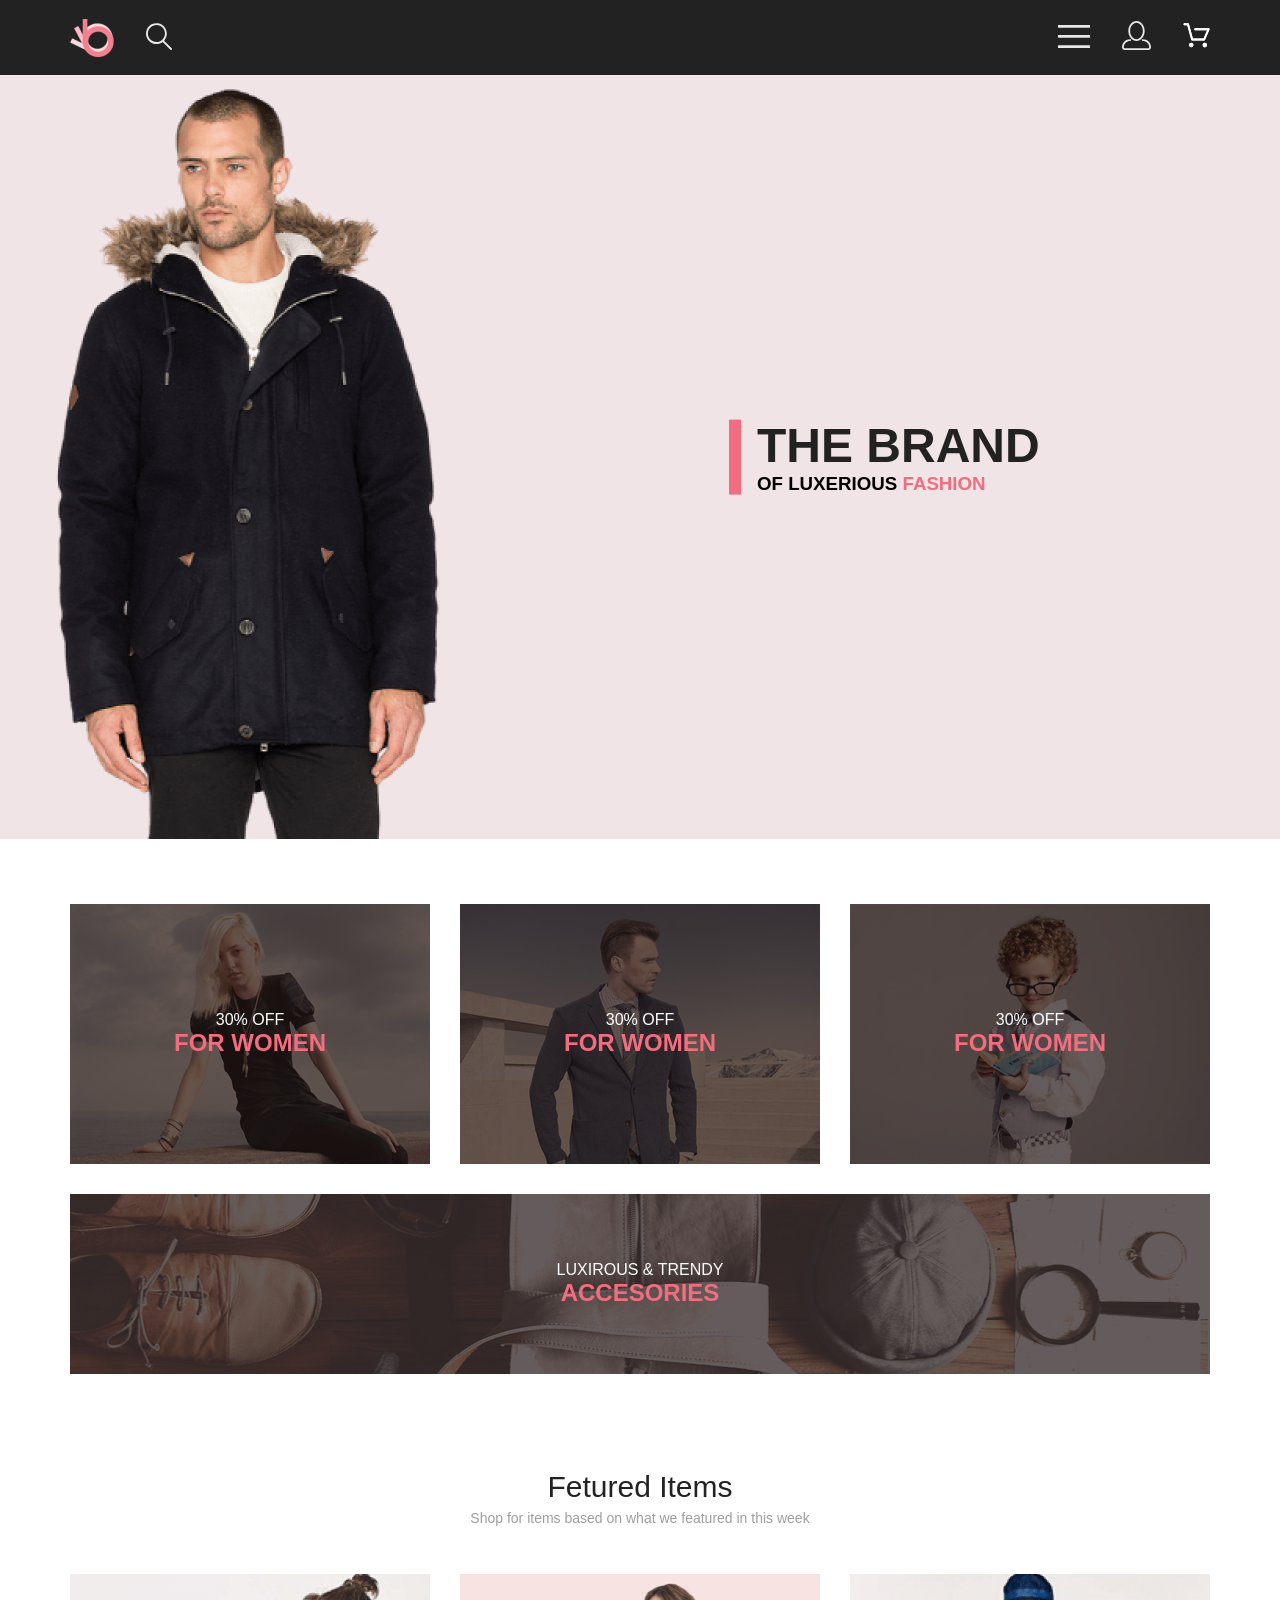
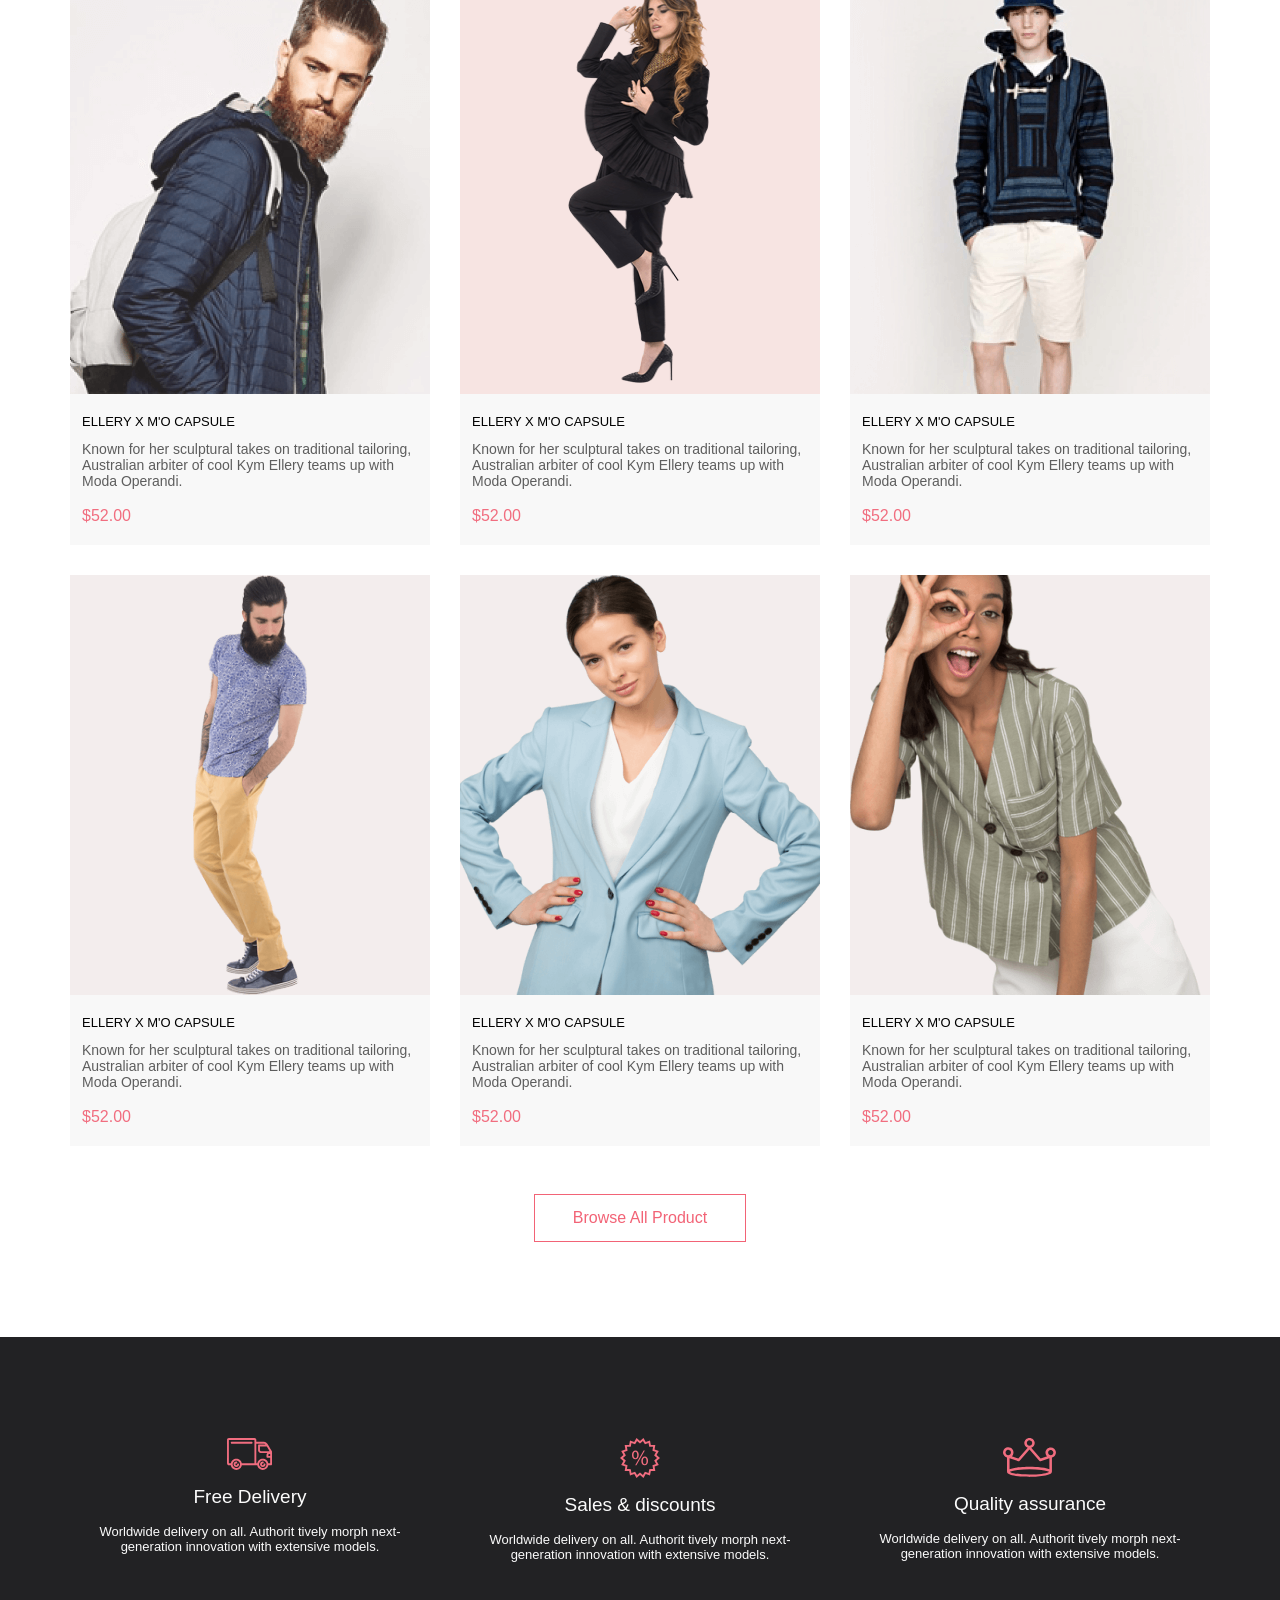
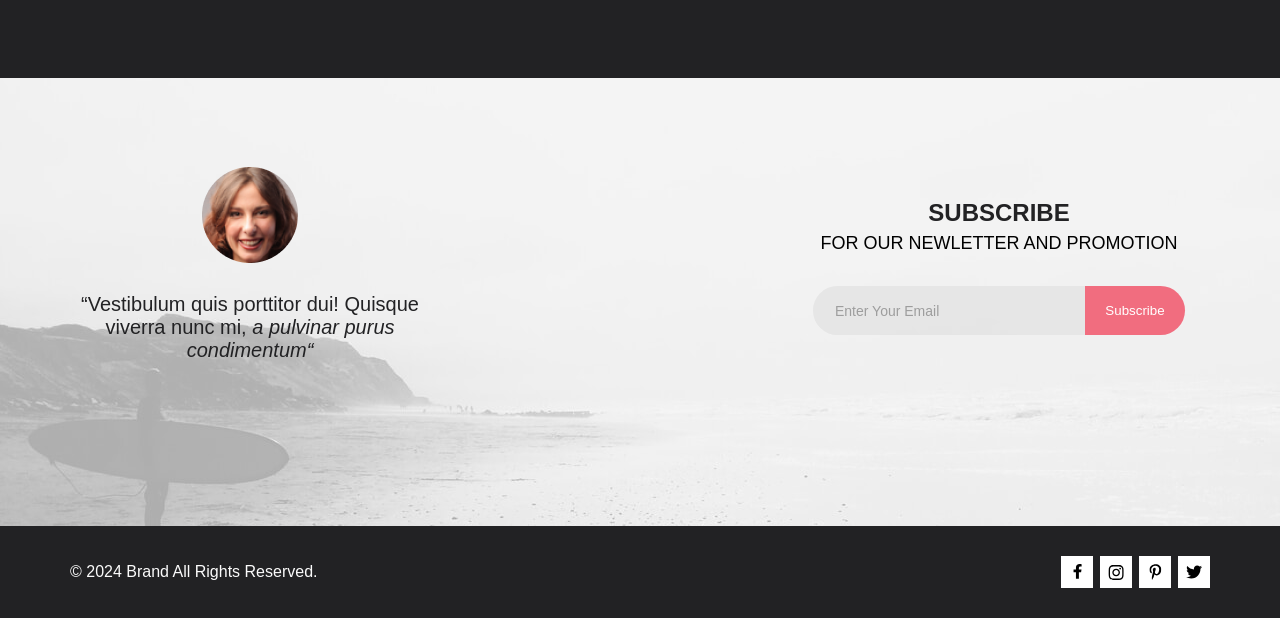
<file: HTML-CSS-ADVANCED/index.html>
<!DOCTYPE html>
<html lang="en">
<head>
	<meta charset="UTF-8">
	<title>THE BRAND</title>
	<link rel="stylesheet" href="./styles/style.css">
	<meta name="viewport" content="width=device-width, initial-scale=1">
</head>
<body>
<header class="header">
	<div class="container">
		<div class="header__left">
			<a class="header__logo" href="#"><img src="./img/logo.svg" alt="logo"/></a>
			<button><img src="./img/search.svg" alt="search"/></button>
		</div>
		<div class="header__right">
			<button><img src="./img/burger.svg" alt="menu"/></button>
			<a href="./pages/registration.html"><img src="./img/user.svg" alt="user"/></a>
			<a href="./pages/cart.html"><img src="./img/cart.svg" alt="cart"/></a>
		</div>
	</div>
</header>
<main>
	<section class="home">
		<div class="container">
			<div class="home__bg">
				<img src="./img/home.png" alt="home">
			</div>
			<div class="home__content">
				<h1 class="home__title">THE BRAND</h1>
				<h3 class="home__subtitle">OF LUXERIOUS <span>FASHION</span></h3>
			</div>
		</div>
	</section>
	<section class="suggestion">
		<div class="container">
			<div class="suggestion__top">
				<div class="suggestion-card suggestion-card-1">
					<div class="suggestion-card__content">
						<p class="suggestion-card__text-top">30% OFF</p>
						<p class="suggestion-card__text-bottom">FOR WOMEN</p>
					</div>
				</div>
				<div class="suggestion-card suggestion-card-2">
					<div class="suggestion-card__content">
						<p class="suggestion-card__text-top">30% OFF</p>
						<p class="suggestion-card__text-bottom">FOR WOMEN</p>
					</div>
				</div>
				<div class="suggestion-card suggestion-card-3">
					<div class="suggestion-card__content">
						<p class="suggestion-card__text-top">30% OFF</p>
						<p class="suggestion-card__text-bottom">FOR WOMEN</p>
					</div>
				</div>
			</div>
			<div class="suggestion__bottom">
				<div class="suggestion-card suggestion-card-block">
					<div class="suggestion-card__content">
						<p class="suggestion-card__text-top">LUXIROUS & TRENDY</p>
						<p class="suggestion-card__text-bottom">ACCESORIES</p>
					</div>
				</div>
			</div>
		</div>
	</section>
	<section class="products">
		<div class="container">
			<div class="products__header">
				<h2 class="products__title title">Fetured Items</h2>
				<p class="products__text">Shop for items based on what we featured in this week</p>
			</div>
			<div class="products__cards">
				<div class="goods-item">
					<div class="goods-item__img">
						<img src="./img/goods/goods-1.png" alt="item">
						<button class="goods-item__btn add-to-cart-btn">
							<img src="./img/cart.svg" alt="cart">
							<span>Add to Cart</span>
						</button>
						<div class="overlay"></div>
					</div>
					<a href="./pages/product.html" class="goods-item__content">
						<p class="goods-item__title">ELLERY X M'O CAPSULE</p>
						<p class="goods-item__description">Known for her sculptural takes on traditional tailoring, Australian
							arbiter of cool Kym Ellery teams up with Moda Operandi.</p>
						<p class="goods-item__price">$52.00</p>
					</a>
				</div>
				<div class="goods-item">
					<div class="goods-item__img">
						<img src="./img/goods/goods-2.png" alt="item">
						<button class="goods-item__btn add-to-cart-btn">
							<img src="./img/cart.svg" alt="cart">
							<span>Add to Cart</span>
						</button>
						<div class="overlay"></div>
					</div>
					<a href="./pages/product.html" class="goods-item__content">
						<p class="goods-item__title">ELLERY X M'O CAPSULE</p>
						<p class="goods-item__description">Known for her sculptural takes on traditional tailoring, Australian
							arbiter of cool Kym Ellery teams up with Moda Operandi. </p>
						<p class="goods-item__price">$52.00</p>
					</a>
				</div>
				<div class="goods-item">
					<div class="goods-item__img">
						<img src="./img/goods/goods-3.png" alt="item">
						<button class="goods-item__btn add-to-cart-btn">
							<img src="./img/cart.svg" alt="cart">
							<span>Add to Cart</span>
						</button>
						<div class="overlay"></div>
					</div>
					<a href="./pages/product.html" class="goods-item__content">
						<p class="goods-item__title">ELLERY X M'O CAPSULE</p>
						<p class="goods-item__description">Known for her sculptural takes on traditional tailoring, Australian
							arbiter of cool Kym Ellery teams up with Moda Operandi.</p>
						<p class="goods-item__price">$52.00</p>
					</a>
				</div>
				<div class="goods-item">
					<div class="goods-item__img">
						<img src="./img/goods/goods-4.png" alt="item">
						<button class="goods-item__btn add-to-cart-btn">
							<img src="./img/cart.svg" alt="cart">
							<span>Add to Cart</span>
						</button>
						<div class="overlay"></div>
					</div>
					<a href="./pages/product.html" class="goods-item__content">
						<p class="goods-item__title">ELLERY X M'O CAPSULE</p>
						<p class="goods-item__description">Known for her sculptural takes on traditional tailoring, Australian
							arbiter of cool Kym Ellery teams up with Moda Operandi.</p>
						<p class="goods-item__price">$52.00</p>
					</a>
				</div>
				<div class="goods-item">
					<div class="goods-item__img">
						<img src="./img/goods/goods-5.png" alt="item">
						<button class="goods-item__btn add-to-cart-btn">
							<img src="./img/cart.svg" alt="cart">
							<span>Add to Cart</span>
						</button>
						<div class="overlay"></div>
					</div>
					<a href="./pages/product.html" class="goods-item__content">
						<p class="goods-item__title">ELLERY X M'O CAPSULE</p>
						<p class="goods-item__description">Known for her sculptural takes on traditional tailoring, Australian
							arbiter of cool Kym Ellery teams up with Moda Operandi.</p>
						<p class="goods-item__price">$52.00</p>
					</a>
				</div>
				<div class="goods-item">
					<div class="goods-item__img">
						<img src="./img/goods/goods-6.png" alt="item">
						<button class="goods-item__btn add-to-cart-btn">
							<img src="./img/cart.svg" alt="cart">
							<span>Add to Cart</span>
						</button>
						<div class="overlay"></div>
					</div>
					<a href="./pages/product.html" class="goods-item__content">
						<p class="goods-item__title">ELLERY X M'O CAPSULE</p>
						<p class="goods-item__description">Known for her sculptural takes on traditional tailoring, Australian
							arbiter of cool Kym Ellery teams up with Moda Operandi.</p>
						<p class="goods-item__price">$52.00</p>
					</a>
				</div>
			</div>
			<a href="./pages/catalog.html" class="primary-button">
				Browse All Product
			</a>
		</div>
	</section>
	<section class="feature">
		<div class="container">
			<div class="feature__items">
				<div class="feature__item">
					<img class="feature__img" src="./img/feature/feature-1.svg" alt="feature">
					<h3 class="feature__title">Free Delivery</h3>
					<p class="feature__text">Worldwide delivery on all. Authorit tively morph next-generation innovation with
						extensive models.</p>
				</div>
				<div class="feature__item">
					<img class="feature__img" src="./img/feature/feature-2.svg" alt="feature">
					<h3 class="feature__title">Sales & discounts</h3>
					<p class="feature__text">Worldwide delivery on all. Authorit tively morph next-generation innovation with
						extensive models.</p>
				</div>
				<div class="feature__item">
					<img class="feature__img" src="./img/feature/feature-3.svg" height="39" alt="feature">
					<h3 class="feature__title">Quality assurance</h3>
					<p class="feature__text">Worldwide delivery on all. Authorit tively morph next-generation innovation with
						extensive models.</p>
				</div>
			</div>
		</div>
	</section>
	<section class="subscribe">
		<div class="container">
			<div class="subscribe__wrapper">
				<div class="subscribe__content">
					<img src="./img/user.png" alt="user"/>
					<span class="subscribe__title">“Vestibulum quis porttitor dui! Quisque viverra nunc mi,
					<i>a pulvinar purus condimentum“</i></span>
				</div>
				<div class="subscribe__form-wrapper">
					<h3>SUBSCRIBE</h3>
					<p>FOR OUR NEWLETTER AND PROMOTION</p>
					<form class="subscribe__form">
						<input type="email" placeholder="Enter Your Email">
						<button type="submit">Subscribe</button>
					</form>
				</div>
			</div>
		</div>
	</section>
	<section class="footer">
		<div class="container">
			<div class="footer__copy">© 2024 Brand All Rights Reserved.</div>
			<div class="footer__social">
				<a class="footer__social-link" href="#">
					<img src="./img/social/facebook.svg" alt="facebook"/>
				</a>
				<a class="footer__social-link" href="#">
					<img src="./img/social/inst.svg" alt="instagram"/>
				</a>
				<a class="footer__social-link" href="#">
					<img src="./img/social/pinterest.svg" alt="pinterest"/>
				</a>
				<a class="footer__social-link" href="#">
					<img src="./img/social/twitter.svg" alt="twitter"/>
				</a>
			</div>
		</div>
	</section>
</main>
</body>
</html>
</file>
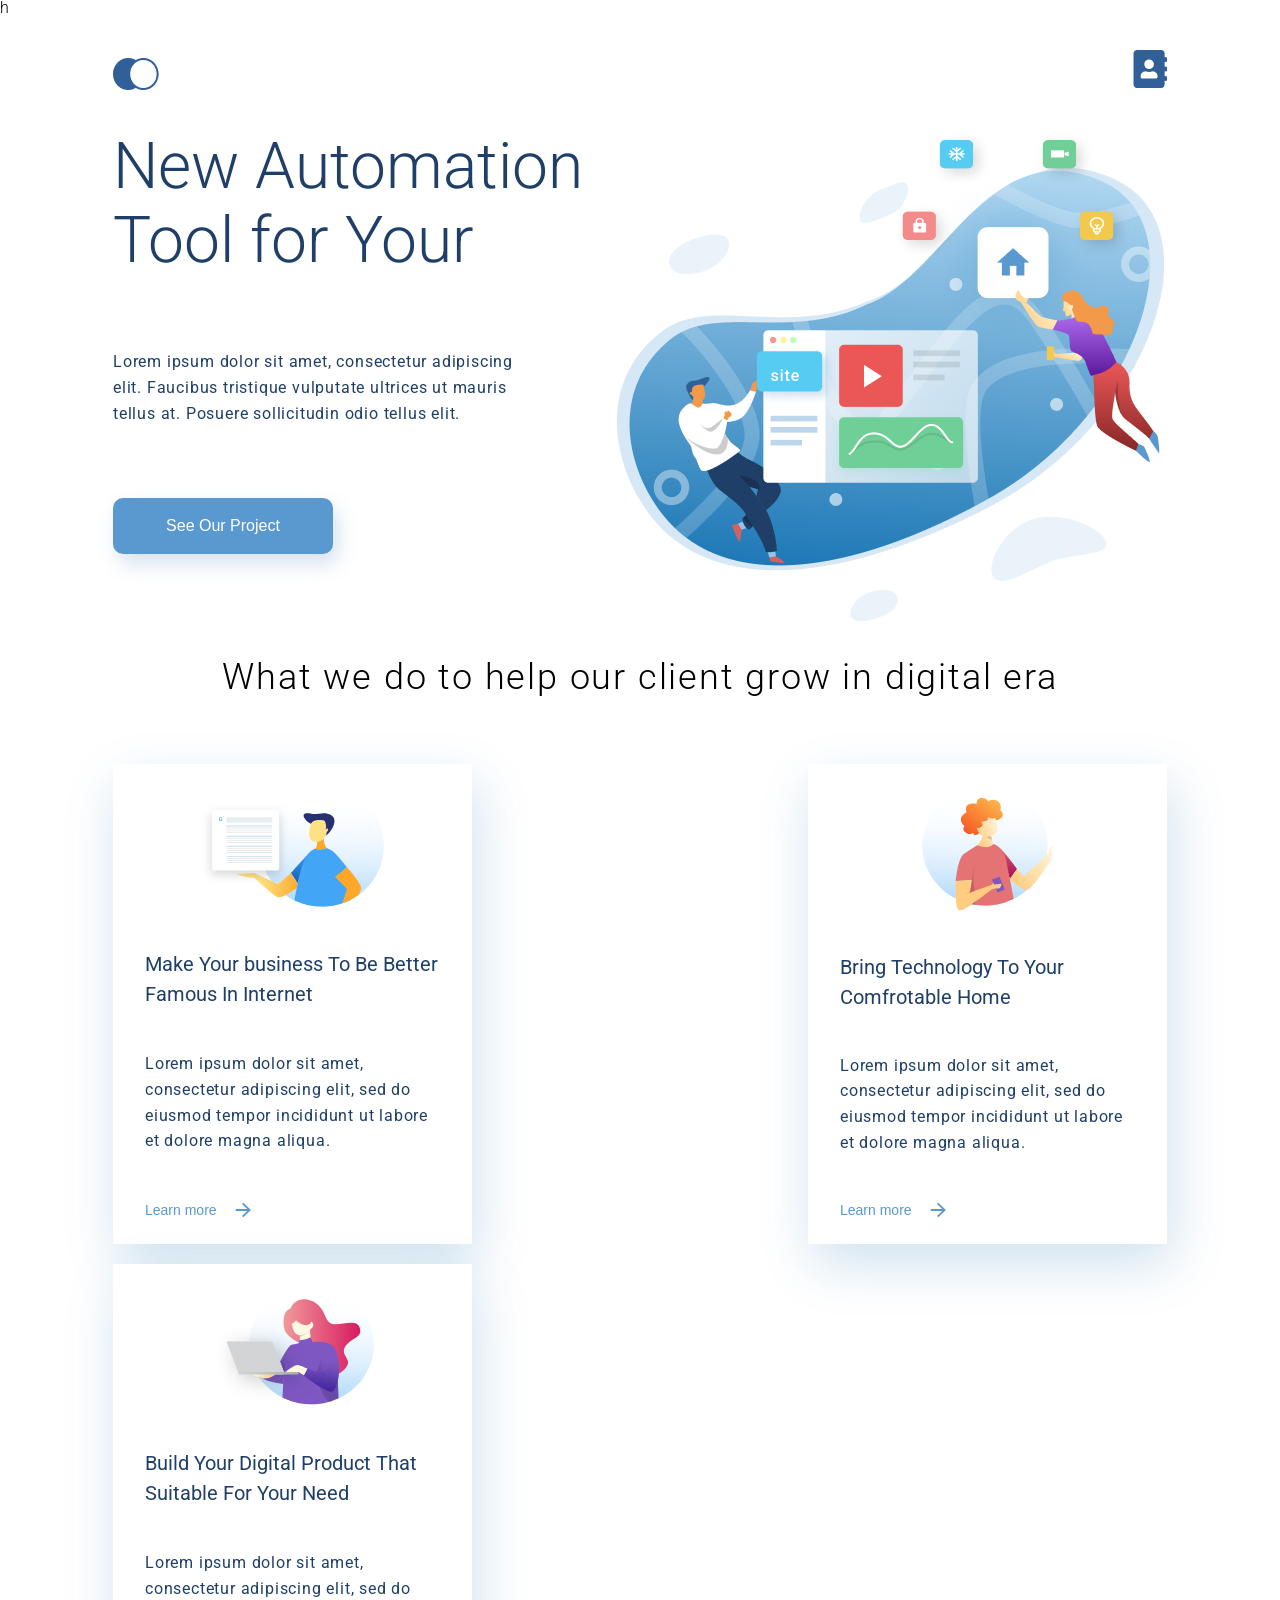
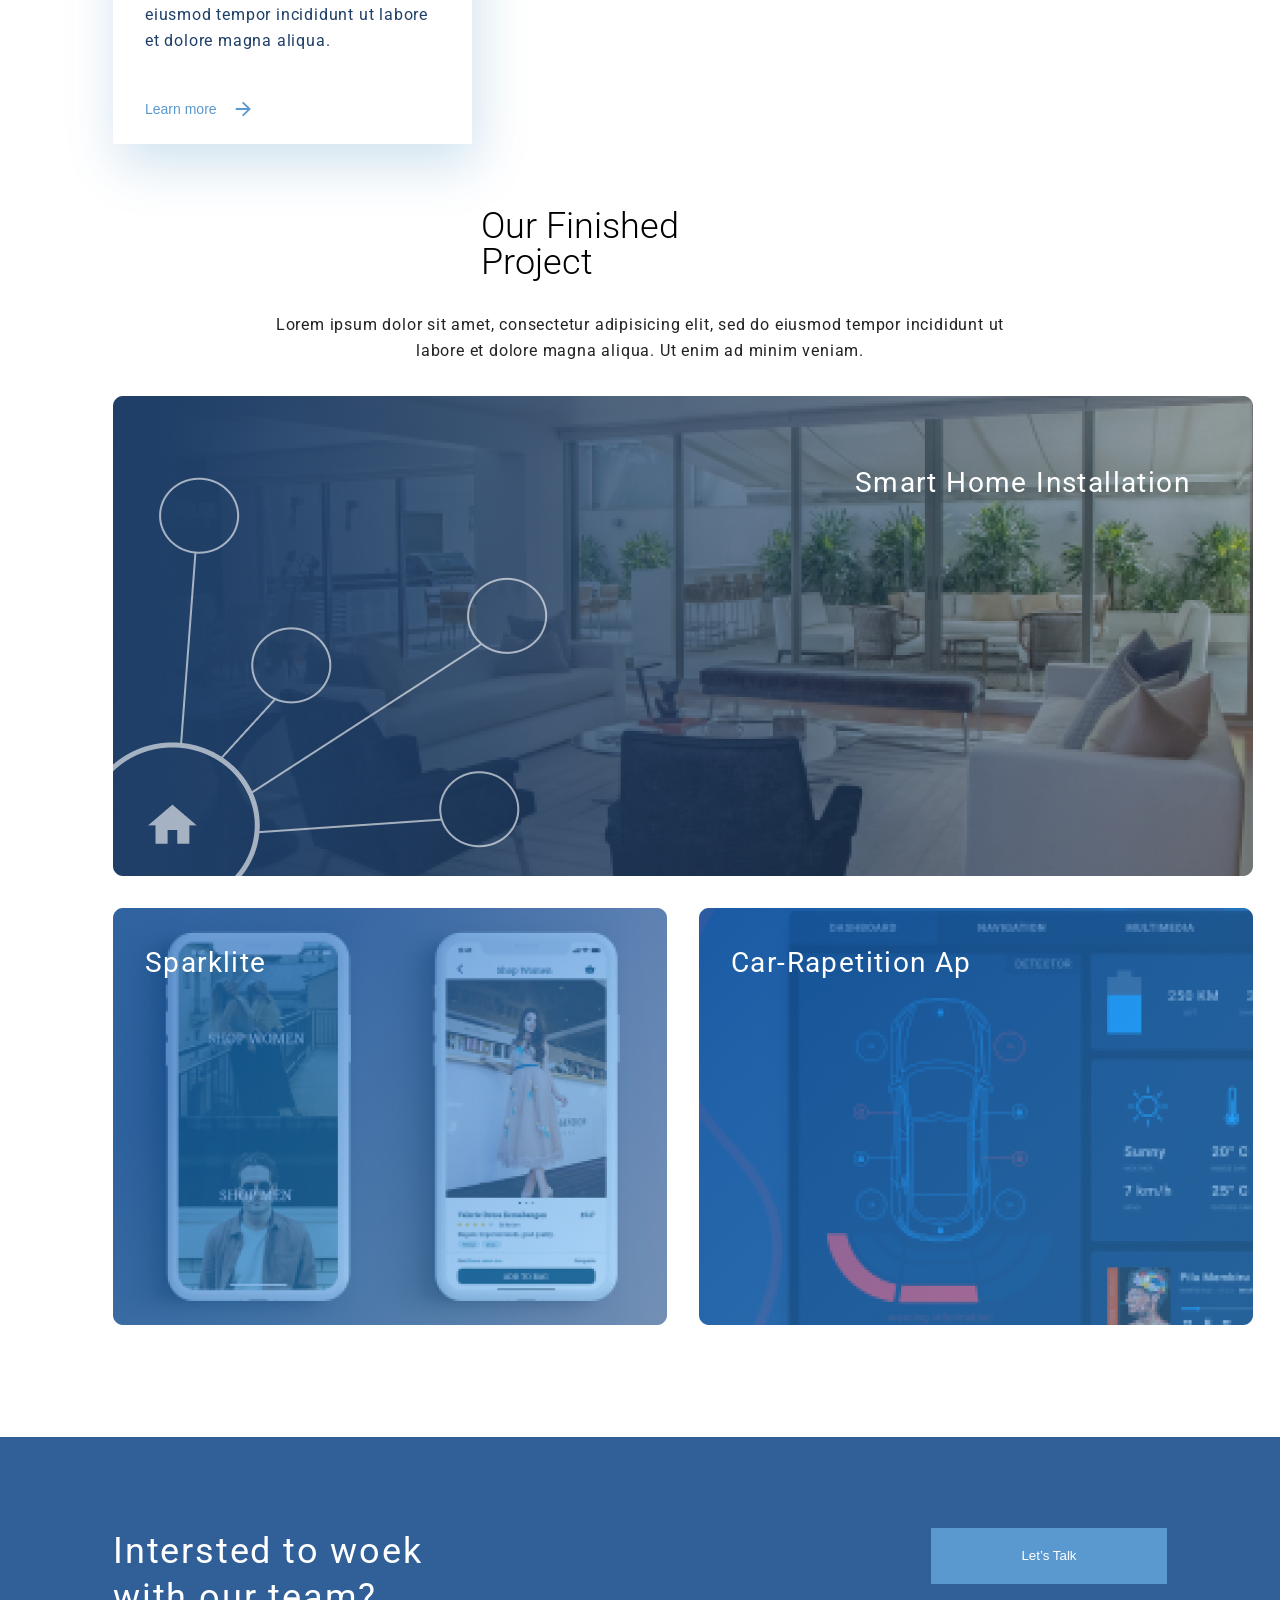
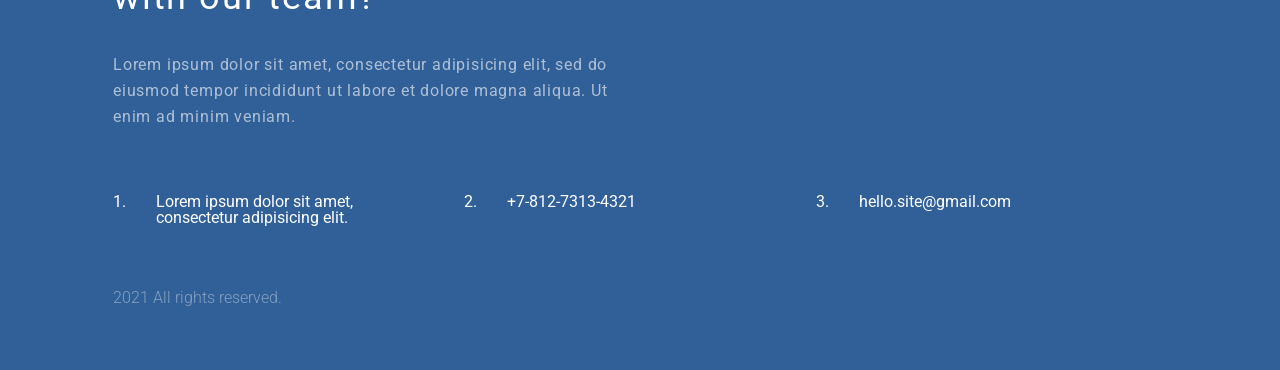
<file: HTML-CSS/index.html>
<!DOCTYPE html>
<html lang="en">
  <head>
    <meta charset="UTF-8" />
    <meta name="viewport" content="width=device-width, initial-scale=1.0, user-scalable=no" />
    <meta http-equiv="X-UA-Compatible" content="ie=edge" />
    <link rel="stylesheet" href="./css/style.css" />
    <link rel="preconnect" href="https://fonts.googleapis.com" />
    <link rel="preconnect" href="https://fonts.gstatic.com" crossorigin />
    <link
      href="https://fonts.googleapis.com/css2?family=Roboto:ital,wght@0,300;0,400;0,500;0,700;1,400&display=swap"
      rel="stylesheet"
    />
    <title>my site</title>
  </head>
  <body>
    h
    <header class="header">
      <div class="header__container">
        <a class="img-wrapper" href="./index.html"> <img src="./assets/icons/logo.png" alt="logo" /></a>
        <a class="img-wrapper" href="./contacts.html"><img src="./assets/icons/address-book-solid.png" alt="icon" /></a>
      </div>
    </header>
    <main>
      <div class="new-automation">
        <div class="new-automation__container">
          <div class="new-automation__info">
            <h1 class="new-automation__title">New Automation Tool for Your</h1>
            <p class="new-automation__description">
              Lorem ipsum dolor sit amet, consectetur adipiscing elit. Faucibus tristique vulputate ultrices ut mauris
              tellus at. Posuere sollicitudin odio tellus elit.
            </p>
            <button class="new-automation__btn">See Our Project</button>
          </div>

          <div class="img-wrapper">
            <img src="./assets/images/illustration.png" alt="" />
          </div>
        </div>
      </div>
      <div class="what-we-do">
        <div class="what-we-do__container">
          <h2 class="what-we-do__title">What we do to help our client grow in digital era</h2>
          <div class="what-we-do__cards cards">
            <div class="cards__item card">
              <div class="img-wrapper"><img src="./assets/icons/1.svg" alt="" /></div>

              <h3 class="card__title">Make Your business To Be Better Famous In Internet</h3>
              <p class="card__description">
                Lorem ipsum dolor sit amet, consectetur adipiscing elit, sed do eiusmod tempor incididunt ut labore et
                dolore magna aliqua.
              </p>
              <button class="card__btn">Learn more</button>
            </div>
            <div class="cards__item card">
              <div class="img-wrapper"><img src="./assets/icons/2.svg" alt="" /></div>

              <h3 class="card__title">Bring Technology To Your Comfrotable Home</h3>
              <p class="card__description">
                Lorem ipsum dolor sit amet, consectetur adipiscing elit, sed do eiusmod tempor incididunt ut labore et
                dolore magna aliqua.
              </p>
              <button class="card__btn">Learn more</button>
            </div>
            <div class="cards__item card">
              <div class="img-wrapper"><img src="./assets/icons/3.svg" alt="" /></div>

              <h3 class="card__title">Build Your Digital Product That Suitable For Your Need</h3>
              <p class="card__description">
                Lorem ipsum dolor sit amet, consectetur adipiscing elit, sed do eiusmod tempor incididunt ut labore et
                dolore magna aliqua.
              </p>
              <button class="card__btn">Learn more</button>
            </div>
          </div>
        </div>
      </div>
      <div class="our_finished">
        <div class="our_finished__container">
          <h2 class="our_finished__title">Our Finished Project</h2>
          <p class="our_finished__description">
            Lorem ipsum dolor sit amet, consectetur adipisicing elit, sed do eiusmod tempor incididunt ut labore et
            dolore magna aliqua. Ut enim ad minim veniam.
          </p>
          <div class="images">
            <div class="img-wrapper big-size">
              <p class="img-text">Smart Home Installation</p>
              <img src="./assets/images/1.png" alt="" />
            </div>
            <div class="img-wrapper small-size">
              <p class="img-text">Sparklite</p>
              <img src="./assets/images/2.png" alt="" />
            </div>
            <div class="img-wrapper small-size">
              <p class="img-text">Car-Rapetition Ap</p>
              <img src="./assets/images/3.png" alt="" />
            </div>
          </div>
        </div>
      </div>
    </main>

    <footer class="footer">
      <div class="footer__container">
        <div class="interested">
          <div class="interested__wrapper">
            <h3 class="interested__title">Intersted to woek with our team?</h3>
            <p class="interested__description">
              Lorem ipsum dolor sit amet, consectetur adipisicing elit, sed do eiusmod tempor incididunt ut labore et
              dolore magna aliqua. Ut enim ad minim veniam.
            </p>
          </div>
          <button class="interested__btn">Let’s Talk</button>
        </div>

        <hr />
        <div class="contacts">
          <ul class="contacts__list flex">
            <li>
              <span>1.</span> Lorem ipsum dolor sit amet,<br />
              consectetur adipisicing elit.
            </li>
            <li><span>2.</span>+7-812-7313-4321</li>
            <li><span>3.</span> hello.site@gmail.com</li>
          </ul>
          <p class="contacts__paragraph">2021 All rights reserved.</p>
        </div>
      </div>
    </footer>
  </body>
</html>
</file>
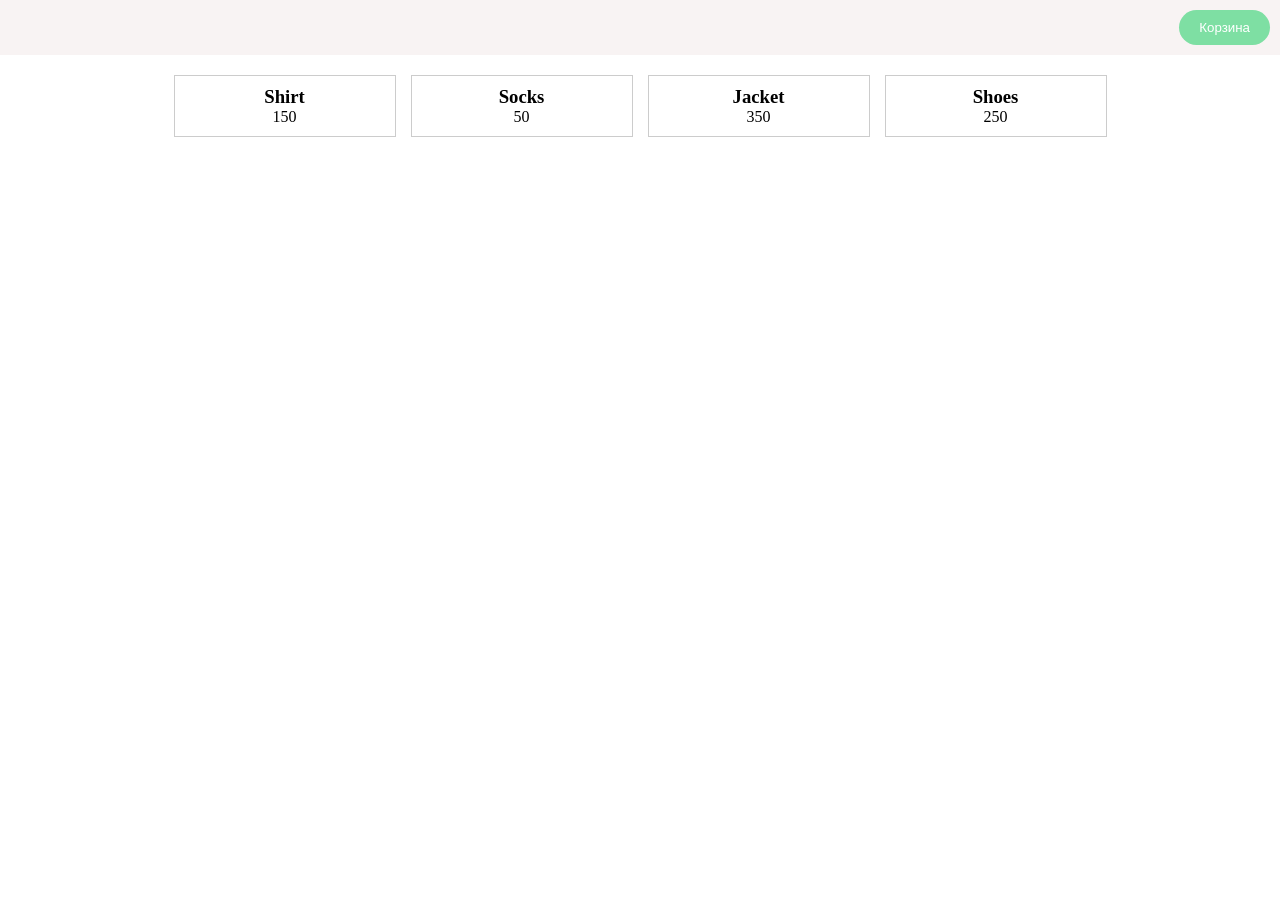
<file: JS/ADVANCED/homework1/index.html>
<!DOCTYPE html>
<html lang="en">
<head>
    <meta charset="UTF-8">
    <meta name="viewport" content="width=device-width, initial-scale=1.0">
    <title>eShop</title>
    <link rel="stylesheet" href="style.css">
    <script defer src="script.js"></script>
</head>
<body>
    <header>
      <button class="cart-button" type="button">Корзина</button>
    </header>
    <main>
      <div class="goods-list"></div>
    </main>
  </body>
  
</html>
</file>
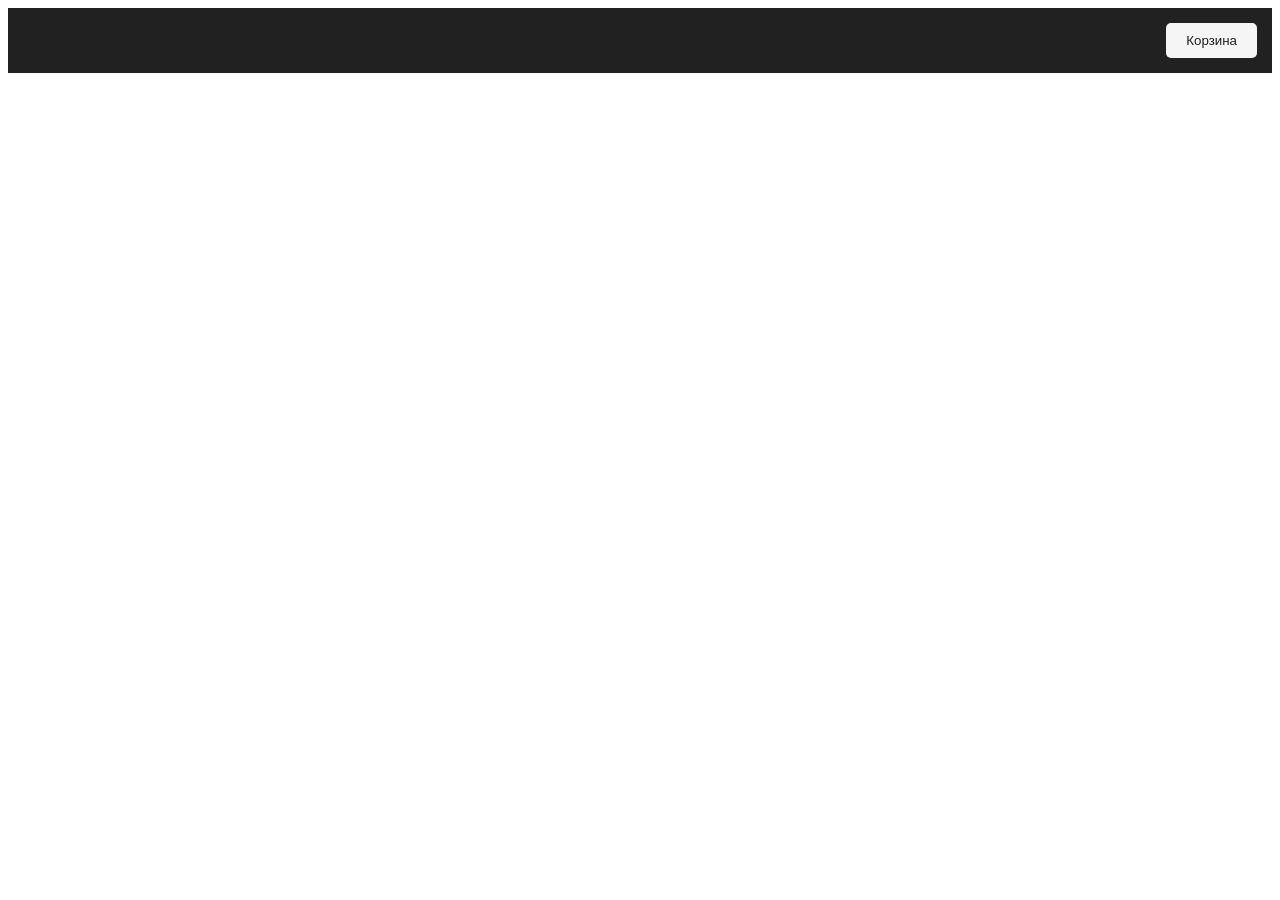
<file: JS/ADVANCED/homework3/index.html>
<!DOCTYPE html>
<html lang="en">
  <head>
    <meta charset="UTF-8" />
    <meta
      name="viewport"
      content="width=device-width, user-scalable=no, initial-scale=1.0, maximum-scale=1.0, minimum-scale=1.0"
    />
    <meta http-equiv="X-UA-Compatible" content="ie=edge" />
    <title>eShop</title>
    <link rel="stylesheet" href="style.css" />
    <script defer src="script.js"></script>
  </head>
  <body>
    <header class="header">
      <button class="cart-button" type="button">Корзина</button>
    </header>
    <main>
      <div class="goods-list"></div>
    </main>
  </body>
</html>
</file>
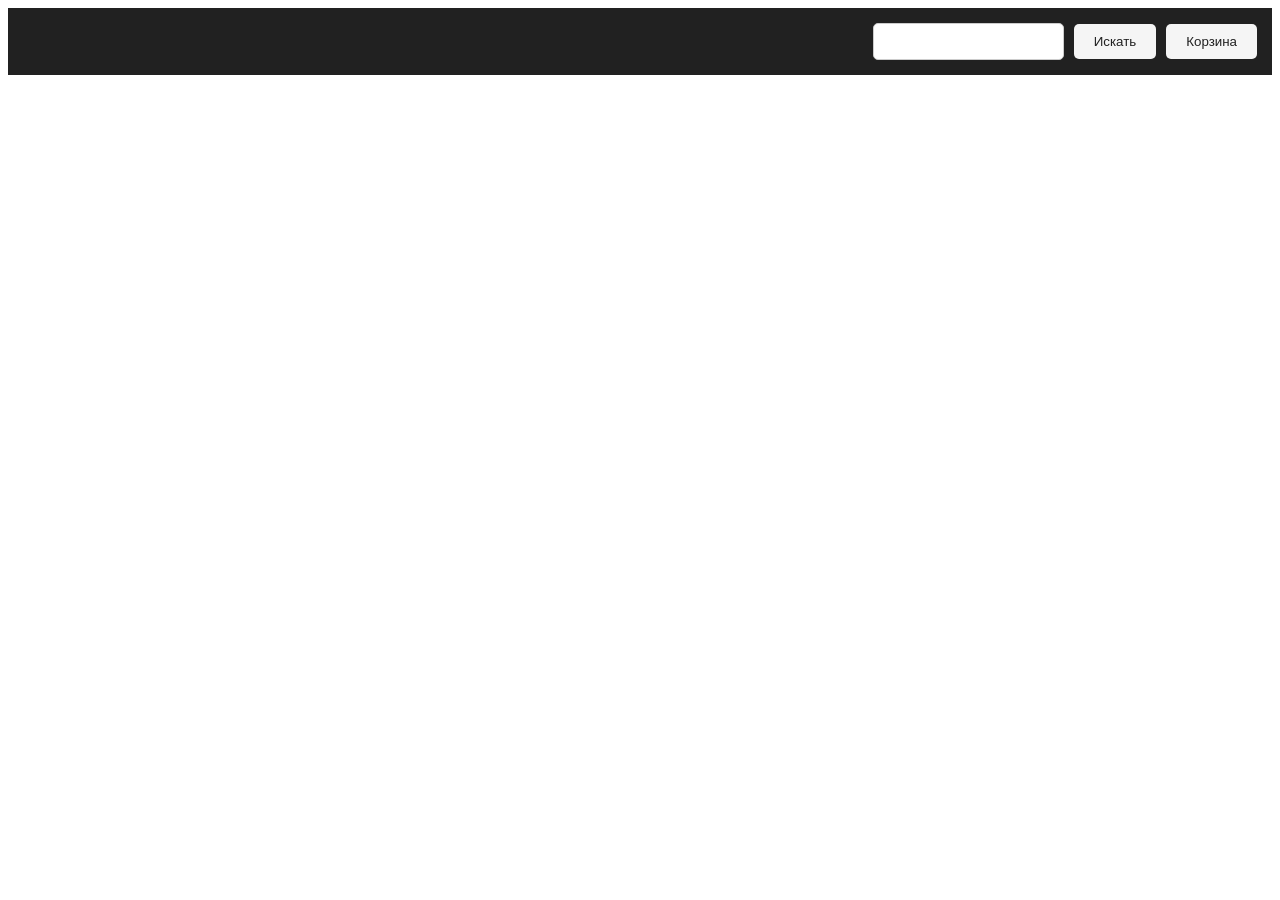
<file: JS/ADVANCED/homework4/index.html>
<!DOCTYPE html>
<html lang="en">
  <head>
    <meta charset="UTF-8" />
    <meta
      name="viewport"
      content="width=device-width, user-scalable=no, initial-scale=1.0, maximum-scale=1.0, minimum-scale=1.0"
    />
    <meta http-equiv="X-UA-Compatible" content="ie=edge" />
    <title>eShop</title>
    <link rel="stylesheet" href="style.css" />
    <script defer src="script.js"></script>
  </head>
  <body>
    <header class="header">
      <input class="search-input" type="text" class="goods-search" />
      <button class="search-button" type="button">Искать</button>
      <button class="cart-button" type="button">Корзина</button>
    </header>
    <main>
      <div class="goods-list"></div>
    </main>
  </body>
</html>
</file>
<file: HTML-CSS-ADVANCED/styles/style.css>
/* common */
* {
  margin: 0;
  padding: 0;
  box-sizing: border-box;
}

html {
  font-family: "Lato", sans-serif;
}

ul {
  list-style: none;
}

a {
  text-decoration: none;
}

button {
  cursor: pointer;
  border: none;
  outline: none;
  background-color: transparent;
}

.container {
  max-width: 1170px;
  height: 100%;
  width: 100%;
  margin: 0 auto;
  padding: 0 15px;
}

.title {
  font-weight: 400;
  font-size: 30px;
  color: #222;
}

.goods-item {
  max-width: 360px;
}
.goods-item__img {
  position: relative;
  object-fit: cover;
  margin-bottom: -4px;
}
.goods-item__btn {
  position: absolute;
  top: 50%;
  left: 50%;
  visibility: hidden;
  transform: translate(-50%, -50%);
}
.goods-item .overlay {
  visibility: hidden;
}
.goods-item__content {
  display: block;
  padding: 20px 12px;
  background-color: #f8f8f8;
}
.goods-item__title {
  margin-bottom: 12px;
  font-weight: 400;
  font-size: 13px;
  color: #000;
}
.goods-item__description {
  margin-bottom: 18px;
  font-weight: 300;
  font-size: 14px;
  color: #5d5d5d;
}
.goods-item__price {
  font-weight: 400;
  font-size: 16px;
  color: #f16d7f;
}
.goods-item:hover .goods-item__btn {
  visibility: visible;
}
.goods-item:hover .overlay {
  visibility: visible;
}

.add-to-cart-btn {
  display: flex;
  justify-content: center;
  align-items: center;
  gap: 11px;
  width: 139px;
  height: 44px;
  color: #fff;
  cursor: pointer;
  z-index: 2;
  border: 1px solid #fff;
}
.add-to-cart-btn > img {
  max-width: 26px;
}

.primary-button {
  display: flex;
  justify-content: center;
  align-items: center;
  width: 212px;
  height: 48px;
  border: 1px solid #f26376;
  color: #f26376;
  cursor: pointer;
  z-index: 2;
  background: transparent;
}
.primary-button:hover {
  background-color: #f26376;
  color: #fff;
}

.secondary-button {
  display: flex;
  justify-content: center;
  align-items: center;
  width: 235px;
  height: 48px;
  border: 1px solid #A4A4A4;
  color: #000;
  cursor: pointer;
  z-index: 2;
  background: transparent;
}

.third-button {
  display: flex;
  justify-content: center;
  align-items: center;
  max-width: 273px;
  width: 100%;
  height: 50px;
  color: #fff;
  cursor: pointer;
  z-index: 2;
  background-color: #f16d7f;
  transition: transform 0.15s ease-in-out;
}
.third-button:hover {
  transform: scale(1.05);
}

.item-form {
  padding: 15px;
  width: 100%;
  border: 1px solid #A4A4A4;
}

.overlay {
  position: absolute;
  top: 0;
  left: 0;
  width: 100%;
  height: 99%;
  opacity: 0.86;
  background-color: #3A3838;
}

/* header */
.header {
  height: 75px;
  background-color: #222222;
}
.header .container {
  display: flex;
  justify-content: space-between;
  align-items: center;
}
.header__left, .header__right {
  display: flex;
  align-items: center;
  gap: 32px;
}
.header__logo {
  flex-shrink: 0;
  width: 44px;
  height: 38px;
}

/* home */
.home {
  height: 764px;
  overflow: hidden;
  background-color: #F1E4E6;
}
.home .container {
  position: relative;
}
.home__bg {
  position: absolute;
  left: 0;
  bottom: 0;
  width: 384px;
  height: 100%;
  object-fit: cover;
}
.home__subtitle span {
  color: #f16d7f;
}
.home__content {
  width: 405px;
  position: absolute;
  top: 50%;
  left: 60%;
  transform: translateY(-50%);
}
.home__content::before {
  content: "";
  position: absolute;
  top: 0;
  left: -28px;
  width: 12px;
  height: 100%;
  background-color: #F16D7F;
}
.home__title {
  font-weight: 900;
  font-size: 48px;
  line-height: 1.1;
  color: #222;
}

/* suggestion */
.suggestion {
  padding-top: 65px;
  padding-bottom: 96px;
}
.suggestion__top {
  display: flex;
  justify-content: space-between;
  gap: 30px;
  margin-bottom: 30px;
}
.suggestion__bottom .suggestion-card.suggestion-card-block {
  max-width: 100%;
  height: 180px;
}
.suggestion .suggestion-card {
  max-width: 360px;
  width: 100%;
  height: 260px;
  position: relative;
  transition: transform 0.15s ease-in-out;
}
.suggestion .suggestion-card:hover {
  transform: scale(1.05);
}
.suggestion .suggestion-card__content {
  position: absolute;
  top: 50%;
  left: 50%;
  transform: translate(-50%, -50%);
  text-align: center;
}
.suggestion .suggestion-card__text-top {
  font-weight: 400;
  font-size: 16px;
  text-align: center;
  color: #fff;
}
.suggestion .suggestion-card__text-bottom {
  font-weight: 700;
  font-size: 24px;
  color: #f16d7f;
}
.suggestion .suggestion-card-1 {
  background: url("../img/suggestion/suggestion-card-1.jpg") center center no-repeat;
  background-size: cover;
}
.suggestion .suggestion-card-2 {
  background: url("../img/suggestion/suggestion-card-2.jpg") center center no-repeat;
  background-size: cover;
}
.suggestion .suggestion-card-3 {
  background: url("../img/suggestion/suggestion-card-3.jpg") center center no-repeat;
  background-size: cover;
}
.suggestion .suggestion-card-block {
  background: url("../img/suggestion/suggestion-block.jpg") center center no-repeat;
  background-size: cover;
}

/* products */
.products {
  padding-bottom: 95px;
}
.products__header {
  text-align: center;
}
.products__title {
  margin-bottom: 6px;
}
.products__text {
  margin-bottom: 48px;
  font-weight: 400;
  font-size: 14px;
  color: #9f9f9f;
}
.products__cards {
  display: flex;
  justify-content: center;
  flex-wrap: wrap;
  gap: 30px;
  margin-bottom: 48px;
}
.products__cards .goods-item {
  flex: 1 1 33%;
}
.products .primary-button {
  margin: 0 auto;
}
.products .pagination {
  margin: 0 auto;
  max-width: 283px;
  height: 44px;
  display: flex;
  justify-content: space-between;
  align-items: center;
  gap: 15px;
  padding: 15px;
  border: 1px solid #ebebeb;
  border-radius: 2px;
}
.products .pagination__pages {
  display: flex;
  align-items: center;
}
.products .pagination__page {
  font-weight: 300;
  font-size: 16px;
  color: #c4c4c4;
  cursor: pointer;
}
.products .pagination__page:not(:last-child) {
  margin-right: 15px;
}
.products .pagination__page.active {
  color: #ef5b70;
}
.products .pagination__dots {
  margin-left: -15px;
  font-size: 16px;
  color: #c4c4c4;
}
.products .pagination__prev, .products .pagination__next {
  cursor: pointer;
}
.products .pagination__next {
  transform: rotate(180deg);
}

/* feature */
.feature {
  display: flex;
  align-items: center;
  min-height: 341px;
  padding-top: 48px;
  padding-bottom: 64px;
  background-color: #222224;
}
.feature__items {
  display: flex;
  justify-content: space-between;
  gap: 30px;
}
.feature__item {
  flex: 1 1 33%;
  display: flex;
  flex-direction: column;
  align-items: center;
  text-align: center;
  gap: 16px;
  color: #fff;
}
.feature__title {
  font-weight: 400;
  font-size: 19px;
  color: #fbfbfb;
}
.feature__text {
  font-weight: 300;
  font-size: 13px;
  text-align: center;
  color: #fbfbfb;
}
.feature__img {
  transition: transform 0.3s ease-in-out;
}
.feature__img:hover {
  transform: rotate(360deg);
}

/* subscribe */
.subscribe {
  display: flex;
  align-items: center;
  min-height: 448px;
  padding-top: 64px;
  padding-bottom: 140px;
  background: url("../img/subscribe-bg.jpg") center center no-repeat;
  background-size: cover;
}
.subscribe__wrapper {
  display: flex;
  justify-content: space-between;
  align-items: center;
  gap: 48px;
}
.subscribe__content {
  max-width: 360px;
  display: flex;
  flex-direction: column;
  align-items: center;
  gap: 30px;
  text-align: center;
}
.subscribe__content > img {
  width: 96px;
  height: 96px;
}
.subscribe__content > span {
  font-weight: 400;
  font-size: 20px;
  text-align: center;
  color: #222224;
}
.subscribe__form-wrapper > h3 {
  font-weight: 700;
  font-size: 24px;
  line-height: 167%;
  text-align: center;
  color: #222224;
}
.subscribe__form-wrapper > p {
  margin-bottom: 32px;
  text-align: center;
  font-weight: 400;
  font-size: 18px;
}
.subscribe__form {
  display: flex;
}
.subscribe__form > input {
  width: 322px;
  height: 49px;
  padding: 7px 22px;
  font-weight: 400;
  font-size: 14px;
  color: #222224;
  opacity: 0.67;
  border: none;
  border-radius: 30px;
  background-color: #E1E1E1;
  transform: translateX(25px);
}
.subscribe__form > input:focus {
  outline: none;
}
.subscribe__form > button {
  width: 100px;
  height: 49px;
  color: #fff;
  z-index: 1;
  border: none;
  border-top-right-radius: 30px;
  border-bottom-right-radius: 30px;
  background-color: #F16D7F;
  transform: translateX(-25px);
}

/* footer */
.footer {
  padding-top: 30px;
  padding-bottom: 30px;
  background-color: #222224;
}
.footer .container {
  display: flex;
  justify-content: space-between;
  align-items: center;
}
.footer__copy {
  font-weight: 400;
  font-size: 16px;
  color: #fbfbfb;
}
.footer__social {
  display: flex;
  align-items: center;
  gap: 7px;
}
.footer__social-link {
  width: 32px;
  height: 32px;
  display: flex;
  align-items: center;
  justify-content: center;
  background-color: white;
}

/* page-title */
.page-title {
  padding: 60px 0;
  background-color: #F1E4E6;
}
.page-title .container {
  display: flex;
  justify-content: space-between;
  align-items: center;
}
.page-title__title {
  font-weight: 400;
  font-size: 24px;
  color: #f16d7f;
}
.page-title__link, .page-title__slash {
  font-weight: 300;
  font-size: 14px;
  color: #636363;
}
.page-title__active {
  font-size: 14px;
  font-weight: 700;
  color: #f16d7f;
}

/* filters */
.filters {
  padding-top: 50px;
  padding-bottom: 50px;
}
.filters .container {
  display: flex;
  justify-content: center;
  align-items: center;
  position: relative;
}
.filters__filter {
  position: absolute;
  top: 0;
  left: 15px;
  display: flex;
  align-items: center;
  gap: 10px;
  font-weight: 600;
  font-size: 14px;
  color: #000;
  cursor: pointer;
}
.filters__sort {
  display: flex;
  align-items: center;
  gap: 25px;
  font-weight: 400;
  font-size: 14px;
  color: #6f6e6e;
}
.filters__sort-item {
  display: flex;
  align-items: center;
  gap: 10px;
  cursor: pointer;
}

/* product */
.product .slider {
  width: 100%;
  height: 100%;
  display: flex;
  justify-content: center;
  align-items: center;
  position: relative;
  background-color: #f7f7f7;
}
.product .slider__img {
  object-fit: cover;
}
.product .slider .slider__btn {
  position: absolute;
  top: 50%;
  padding: 8px;
  display: flex;
  cursor: pointer;
  align-items: center;
  justify-content: center;
  background-color: #E1E1E1;
  transform: translate(-50%, -50%);
}
.product .slider .slider__btn.prev {
  left: 10px;
}
.product .slider .slider__btn.next {
  right: 0;
  transform: rotate(180deg);
}

/* product-info */
.product-info {
  margin-bottom: 50px;
}
.product-info .product-card {
  display: flex;
  flex-direction: column;
  align-items: center;
  padding: 65px 0;
  z-index: 1;
  border: 1px solid #eaeaea;
  background-color: #fff;
  transform: translateY(-50px);
}
.product-info .product-card__heading {
  margin-bottom: 12px;
  font-weight: 300;
  font-size: 14px;
  color: #f16d7f;
}
.product-info .product-card__separator {
  width: 63px;
  height: 3px;
  background-color: #ef5b70;
  margin-bottom: 12px;
}
.product-info .product-card__title {
  margin-bottom: 48px;
  font-weight: 300;
  font-size: 18px;
  color: #4d4d4d;
}
.product-info .product-card__text {
  max-width: 575px;
  margin-bottom: 32px;
  font-weight: 300;
  font-size: 14px;
  text-align: center;
  color: #5e5e5e;
}
.product-info .product-card__price {
  margin-bottom: 64px;
  font-weight: 300;
  font-size: 24px;
  color: #ef5b70;
}
.product-info .product-card__separator-grey {
  max-width: 642px;
  width: 100%;
  margin-bottom: 64px;
  height: 1px;
  background-color: #EAEAEA;
}
.product-info .product-card__filters {
  margin-bottom: 48px;
}
.product-info .product-card .primary-button svg {
  margin-right: 20px;
}
.product-info .product-card .primary-button:hover svg {
  stroke: white;
}

/* cart */
.cart {
  padding-top: 96px;
  padding-bottom: 128px;
}
.cart .container {
  display: flex;
  justify-content: space-between;
  align-items: flex-start;
  gap: 30px;
}
.cart .cart-item-card {
  max-width: 652px;
  width: 100%;
  min-height: 306px;
  position: relative;
  display: flex;
  box-shadow: 17px 19px 24px 0 rgba(0, 0, 0, 0.13);
}
.cart .cart-item-card:not(:last-child) {
  margin-bottom: 40px;
}
.cart .cart-item-card__content {
  padding: 22px 160px 62px 31px;
}
.cart .cart-item-card__content-title {
  margin-bottom: 42px;
  font-weight: 400;
  font-size: 24px;
  color: #222;
}
.cart .cart-item-card__content-item {
  font-weight: 400;
  font-size: 22px;
  color: #575757;
}
.cart .cart-item-card__content-item .price {
  color: #ef5b70;
}
.cart .cart-item-card__content-item .quantity {
  display: inline-block;
  text-align: center;
  vertical-align: middle;
  width: 44px;
  height: 24px;
  font-weight: 400;
  font-size: 18px;
  color: #656565;
  border: 0.5px solid #EAEAEA;
}
.cart .cart-item-card__img {
  max-width: 262px;
  width: 100%;
  height: 100%;
  object-fit: cover;
}
.cart .cart-item-card__remove {
  position: absolute;
  top: 18px;
  right: 14px;
  cursor: pointer;
}
.cart__button-wrapper {
  display: flex;
  justify-content: space-between;
  align-items: center;
  gap: 30px;
}
.cart__form {
  max-width: 360px;
  width: 100%;
  height: 100%;
}
.cart__form .secondary-button {
  max-width: 100px;
  height: 35px;
  margin-bottom: 65px;
  font-size: 11px;
}
.cart__form-title {
  margin-bottom: 20px;
  font-weight: 300;
  font-size: 16px;
  color: #222;
}
.cart .item-form {
  margin-bottom: 20px;
}
.cart__total-card {
  max-width: 360px;
  width: 100%;
  padding: 42px;
  background-color: #f5f3f3;
}
.cart__sub-total, .cart__grand-total {
  display: flex;
  justify-content: flex-end;
  align-items: center;
  gap: 30px;
}
.cart__sub-total {
  margin-bottom: 12px;
  font-weight: 400;
  font-size: 11px;
  color: #4a4a4a;
}
.cart__grand-total {
  margin-bottom: 20px;
  font-weight: 300;
  font-size: 16px;
  color: #222;
}
.cart__grand-total > span:last-child {
  font-weight: 700;
  color: #ef5b70;
}
.cart__separator {
  max-width: 275px;
  width: 100%;
  height: 1px;
  margin-bottom: 20px;
  background-color: #e2e2e2;
}

/* registration */
.registration {
  padding-top: 64px;
  padding-bottom: 96px;
}
.registration .container {
  display: flex;
  justify-content: space-between;
  gap: 120px;
}
.registration__form {
  max-width: 360px;
}
.registration__title {
  margin-bottom: 20px;
  font-weight: 300;
  font-size: 16px;
  color: #222;
}
.registration .item-form {
  margin-bottom: 20px;
}
.registration__gender {
  margin-bottom: 33px;
  font-weight: 300;
  font-size: 11px;
  color: #000;
  display: flex;
  gap: 10px;
  align-items: center;
}
.registration__password-info {
  margin-bottom: 39px;
  font-weight: 300;
  font-size: 13px;
  color: #b1b1b1;
}
.registration .third-button {
  max-width: 167px;
}
.registration .perks__title, .registration .perks__text {
  font-weight: 300;
  font-size: 20px;
  color: #000;
  margin-bottom: 22px;
}
.registration .perks__list {
  display: flex;
  flex-direction: column;
  gap: 16px;
}
.registration .perks__item {
  font-weight: 300;
  font-size: 20px;
  color: #000;
}

@media screen and (max-width: 780px) {
  .home {
    height: 360px;
  }
  .home__bg {
    left: 50px;
  }
  .home__bg img {
    max-width: 180px;
    width: 100%;
    height: 100%;
    object-fit: cover;
  }
  .home__content {
    left: 45%;
  }
  .suggestion .suggestion-card {
    max-width: 230px;
    height: 165px;
  }
  .suggestion__top {
    gap: 20px;
    margin-bottom: 20px;
  }
  .suggestion__bottom .suggestion-card.suggestion-card-block {
    height: 116px;
  }
  .products__cards {
    gap: 16px;
  }
  .feature__items {
    flex-direction: column;
    align-items: center;
  }
  .feature__item {
    max-width: 360px;
  }
  .subscribe__wrapper {
    flex-direction: column;
  }
}
@media screen and (max-width: 576px) {
  .header__right a {
    display: none;
  }
  .home {
    height: 360px;
  }
  .home__bg {
    display: none;
  }
  .home__content {
    left: 20%;
  }
  .home__title {
    font-size: 38px;
  }
  .home_subtitle {
    font-size: 20px;
  }
  .suggestion__top {
    flex-direction: column;
    align-items: center;
    gap: 20px;
  }
  .suggestion__top .suggestion-card {
    max-width: 100%;
    height: 247px;
  }
  .subscribe__form input {
    width: 100%;
  }
  .footer .container {
    flex-direction: column-reverse;
    gap: 40px;
  }
}

/*# sourceMappingURL=style.css.map */
</file>
<file: HTML-CSS/css/style.css>
@charset "UTF-8";
*,
::before,
::after {
  padding: 0;
  margin: 0px 0px 0px 0px;
  border: 0;
  box-sizing: border-box;
}

a {
  text-decoration: none;
  color: #fff;
}

ul,
ol,
li {
  list-style: none;
}

img {
  vertical-align: top;
}

h1,
h2,
h3,
h4,
h5,
h6 {
  font-weight: inherit;
  font-size: inherit;
}

html,
body {
  height: 100%;
  line-height: 1;
}

html {
  scroll-behavior: smooth;
}

ul {
  list-style: none;
}

/*****************************************/
body {
  font-family: Roboto;
  font-weight: 300;
  background-color: #fff;
}

.header__container,
.new-automation__container {
  max-width: 1368px;
  margin: 0 auto;
  padding: 0px 113px;
  display: flex;
  justify-content: space-between;
  margin-bottom: 32px;
}

.header {
  padding-top: 34px;
}

.new-automation__title {
  font-size: 64px;
  line-height: 116%;
  color: #1f3f68;
  margin-bottom: 71px;
  max-width: 504px;
}
.new-automation__description {
  font-weight: 400;
  font-size: 16px;
  line-height: 162%;
  letter-spacing: 0.05em;
  color: #1f3f68;
  margin-bottom: 71px;
  max-width: 425px;
}
.new-automation__btn {
  width: 220px;
  height: 56px;
  border-radius: 10px;
  font-weight: 400;
  font-size: 16px;
  color: #fff;
  box-shadow: 5px 10px 20px 0 rgba(53, 110, 173, 0.2);
  background: #5a98d0;
  cursor: pointer;
  transition: 0.4s ease;
}
.new-automation__btn:hover {
  opacity: 0.8;
}

.what-we-do__container {
  max-width: 1368px;
  margin: 0 auto;
  padding: 0px 113px;
}

.what-we-do {
  margin-bottom: 64px;
}
.what-we-do__title {
  font-size: 36px;
  line-height: 128%;
  letter-spacing: 0.05em;
  text-align: center;
  color: #000;
  margin-bottom: 64px;
}
.what-we-do__cards {
  display: flex;
  justify-content: space-between;
  flex-wrap: wrap;
  row-gap: 20px;
}

.card {
  max-width: 359px;
  display: flex;
  align-items: center;
  justify-content: space-around;
  flex-direction: column;
  height: 480px;
  padding: 0 32px;
  box-shadow: 5px 20px 50px 0 rgba(16, 112, 177, 0.2);
  background: #fff;
}
.card__title {
  font-weight: 400;
  font-size: 20px;
  line-height: 150%;
  color: #1f3f68;
}
.card__description {
  font-weight: 400;
  font-size: 16px;
  line-height: 162%;
  letter-spacing: 0.05em;
  color: #1f3f68;
}
.card__btn {
  align-self: flex-start;
  font-weight: 400;
  font-size: 14px;
  color: #5a98d0;
  background-color: transparent;
  height: 27px;
  display: flex;
  align-items: center;
  -moz-column-gap: 15px;
       column-gap: 15px;
  cursor: pointer;
  transition: 0.4s ease;
}
.card__btn:hover {
  transform: scale(1.04);
}
.card__btn:hover::after {
  transform: translateX(5px);
}
.card__btn::after {
  content: url("../assets/icons/arrow.svg");
  display: block;
  width: 22px;
  height: 22px;
  transition: 0.4s ease;
}

.our_finished {
  margin-bottom: 112px;
}
.our_finished__container {
  max-width: 1368px;
  margin: 0 auto;
  padding: 0px 113px;
}

.our_finished__title {
  font-size: 36px;
  max-width: 318px;
  margin: 0 auto;
  margin-bottom: 32px;
}

.our_finished__description {
  font-weight: 400;
  font-size: 16px;
  line-height: 162%;
  letter-spacing: 0.05em;
  text-align: center;
  color: #222;
  margin: 0 auto;
  margin-bottom: 32px;
  max-width: 750px;
}

.images {
  display: grid;
  grid-template-columns: 554px 555px;
  grid-template-rows: auto auto;
  gap: 32px;
}
.images .img-wrapper {
  grid-column: span 1;
  /* каждый .img-wrapper занимает одну колонку */
}
.images .img-text {
  font-weight: 400;
  font-size: 28px;
  line-height: 164%;
  letter-spacing: 0.05em;
  color: #fff;
}
.images .small-size {
  position: relative;
}
.images .small-size .img-text {
  position: absolute;
  top: 32px;
  left: 32px;
}
.images .big-size {
  grid-column: 1/-1;
  position: relative;
}
.images .big-size .img-text {
  position: absolute;
  top: 64px;
  right: 64px;
}

.footer__container {
  max-width: 1368px;
  margin: 0 auto;
  padding: 0px 113px;
  color: #fff;
  background-color: rgb(49, 96, 153);
}

.interested {
  padding-top: 91px;
  display: flex;
  display: flex;
  justify-content: space-between;
}
.interested__wrapper {
  max-width: 495px;
}
.interested__title {
  font-size: 36px;
  margin-bottom: 32px;
  max-width: 340px;
  line-height: 128%;
  font-weight: 400;
  letter-spacing: 0.05em;
}
.interested__description {
  font-style: 16px;
  font-weight: 400;
  line-height: 162%;
  letter-spacing: 0.05em;
  color: #fff;
  opacity: 0.6;
}
.interested__btn {
  width: 236px;
  height: 56px;
  background-color: rgb(90, 152, 208);
  color: #fff;
  cursor: pointer;
  transition: 0.4s ease;
}
.interested__btn:hover {
  opacity: 0.8;
}

.contacts {
  padding-top: 64px;
}
.contacts__list {
  margin-bottom: 64px;
  display: flex;
  justify-content: space-between;
  font-weight: 400;
}
.contacts__list li {
  text-align: left;
  display: flex;
  width: 358px;
  flex-wrap: nowrap;
}
.contacts__list span {
  margin-right: 22px;
  width: 21px;
  display: block;
}
.contacts__paragraph {
  padding-bottom: 64px;
  opacity: 0.4;
}

@media (max-width: 768px) {
  .header {
    margin-bottom: 112px;
  }
  .header__container {
    margin-bottom: 0;
    padding: 0 32px;
  }
  .new-automation {
    margin-bottom: 190px;
  }
  .new-automation__container {
    padding: 0 32px;
    position: relative;
  }
  .new-automation__info {
    position: relative;
    z-index: 2;
  }
  .new-automation__title {
    font-size: 64px;
    line-height: 116%;
    color: #1f3f68;
    margin-bottom: 32px;
    max-width: 504px;
  }
  .new-automation__description {
    font-weight: 400;
    font-size: 16px;
    line-height: 162%;
    letter-spacing: 0.05em;
    color: #1f3f68;
    margin-bottom: 71px;
    max-width: 425px;
  }
  .new-automation__btn {
    width: 220px;
    height: 56px;
    border-radius: 10px;
    font-weight: 400;
    font-size: 16px;
    color: #fff;
    box-shadow: 5px 10px 20px 0 rgba(53, 110, 173, 0.2);
    background: #5a98d0;
    cursor: pointer;
    transition: 0.4s ease;
  }
  .new-automation__btn:hover {
    opacity: 0.8;
  }
  .new-automation .img-wrapper {
    position: absolute;
    top: 166px;
    right: 32px;
  }
  .new-automation .img-wrapper img {
    width: 336px;
    height: 292px;
  }
  .what-we-do__container {
    padding: 0px 32px;
  }
  .what-we-do__cards {
    margin: 0 auto;
    justify-content: center;
    max-width: 335px;
  }
  .card {
    width: 334px;
    display: flex;
    align-items: center;
    justify-content: space-between;
    flex-direction: column;
    height: 448px;
    padding: 40px 30px;
  }
  .card__description {
    max-width: 265px;
  }
}
@media (max-width: 630px) {
  .new-automation__container {
    flex-wrap: wrap;
    row-gap: 20px;
  }
  .new-automation .img-wrapper {
    margin: 0 auto;
    position: static;
  }
}
</file>
<file: JS/ADVANCED/homework1/style.css>
* {
    margin: 0;
    padding: 0;
}

header {
    background-color: #f8f3f3;
    margin-bottom: 20px;
    padding: 10px;
    display: flex;
    justify-content: flex-end;
}

.goods-list {
    display: flex;
    justify-content: center;
    margin: 15px;
    gap: 15px;
    cursor: pointer;
}

.goods-item {
    width: 200px;
    background-color: #fff;
    border: 1px solid #ccc;
    padding: 10px;
    text-align: center;
}

.cart-button {
    background-color: rgb(126, 223, 163);
    color: #fff;
    border: none;
    border-radius: 50px;
    padding: 10px 20px;
    cursor: pointer;
}
</file>
<file: JS/ADVANCED/homework3/style.css>
.header {
	display: flex;
	justify-content: flex-end;
	align-items: center;
	margin-bottom: 15px;
	padding: 15px;
	background-color: #212121;
	color: #fff;
}

.cart-button {
	background-color: #f5f5f5;
	color: #212121;
	padding: 10px 20px;
	border: none;
	border-radius: 5px;
	cursor: pointer;
}

.goods-list {
	display: flex;
	flex-wrap: wrap;
	gap: 10px;
}

.goods-item {
	width: 30%;
	margin-bottom: 20px;
	padding: 10px;
	border: 1px solid #ccc;
	border-radius: 5px;
	text-align: center;
}
</file>
<file: JS/ADVANCED/homework4/style.css>
.header {
	display: flex;
	justify-content: flex-end;
	align-items: center;
	gap: 10px;
	margin-bottom: 15px;
	padding: 15px;
	background-color: #212121;
	color: #fff;
}

.cart-button,
.search-button {
	background-color: #f5f5f5;
	color: #212121;
	padding: 10px 20px;
	border: none;
	border-radius: 5px;
	cursor: pointer;
}

.search-input {
	display: block;
	padding: 10px;
	border: 1px solid #ccc;
	border-radius: 5px;
}

.goods-list {
	display: flex;
	flex-wrap: wrap;
	gap: 10px;
}

.goods-item {
	width: 30%;
	margin-bottom: 20px;
	padding: 10px;
	border: 1px solid #ccc;
	border-radius: 5px;
	text-align: center;
}
</file>
